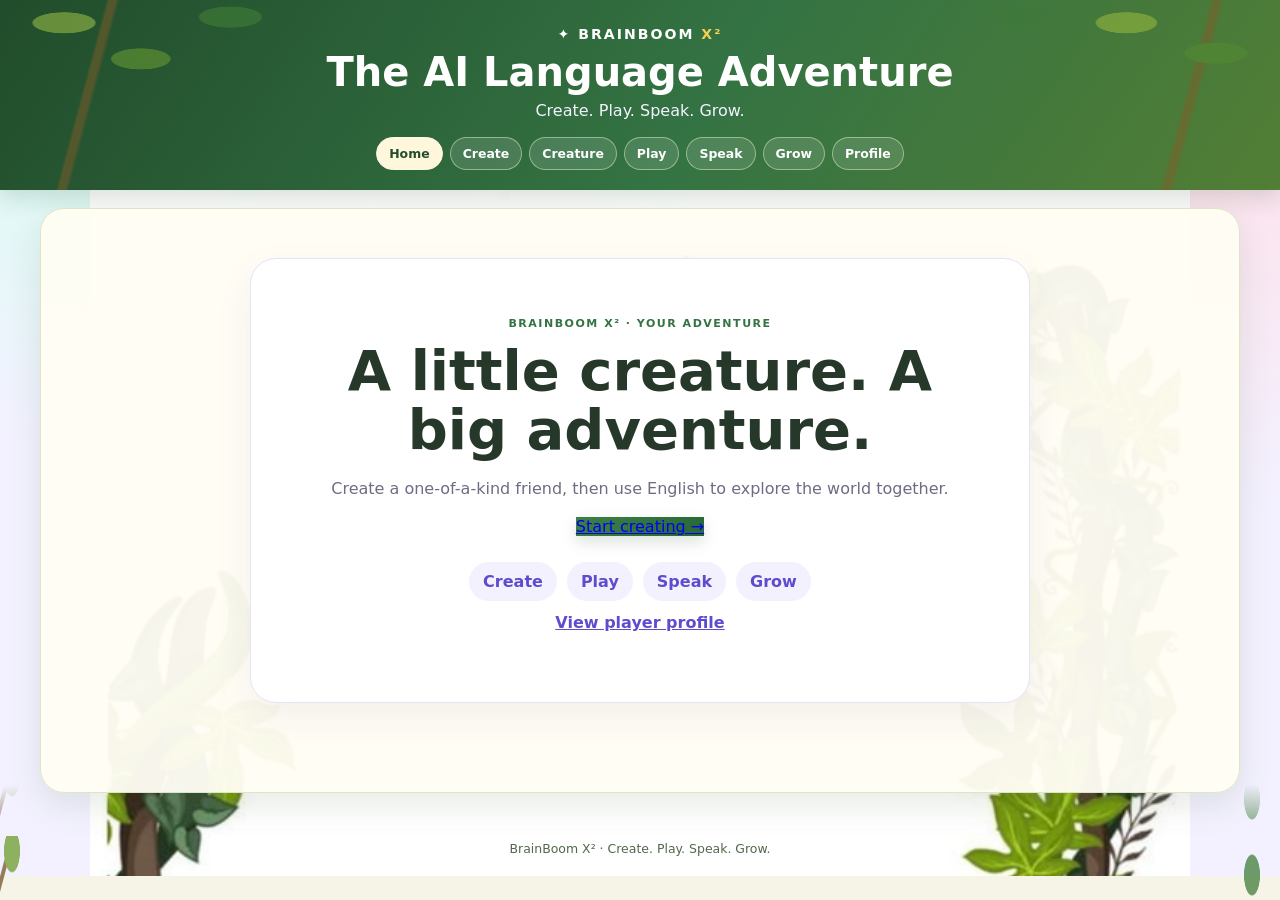
<file: index.html>
<!DOCTYPE html>
<html lang="en">
<head>
  <meta charset="utf-8" />
  <meta name="viewport" content="width=device-width,initial-scale=1" />
  <meta name="theme-color" content="#6757d9" />
  <meta name="description" content="BrainBoom X² — Create. Play. Speak. Grow." />
  <title>Home | BrainBoom X²</title>
  <link rel="stylesheet" href="style.css" />
</head><body><header>
  <div class="brand">✦ BRAINBOOM <strong>X²</strong></div>
  <h1>The AI Language Adventure</h1>
  <p class="tagline">Create. Play. Speak. Grow.</p>
  <nav class="journey" id="pageNav" aria-label="BrainBoom adventure"><a href="index.html" data-file="index.html">Home</a><a href="create.html" data-file="create.html">Create</a><a href="creature.html" data-file="creature.html">Creature</a><a href="play.html" data-file="play.html">Play</a><a href="speak.html" data-file="speak.html">Speak</a><a href="grow.html" data-file="grow.html">Grow</a><a href="profile.html" data-file="profile.html">Profile</a></nav>
</header><main class="screens physical-page page-home"><section class="home-card"><p class="eyebrow">BRAINBOOM X² · YOUR ADVENTURE</p><h2>A little creature. A big adventure.</h2><p>Create a one-of-a-kind friend, then use English to explore the world together.</p><a class="home-start" href="create.html">Start creating →</a><div class="home-steps"><span>Create</span><span>Play</span><span>Speak</span><span>Grow</span></div><a class="profile-shortcut" href="profile.html">View player profile</a></section></main><footer>BrainBoom X² · Create. Play. Speak. Grow.</footer><script src="pages.js"></script></body></html>
</file>
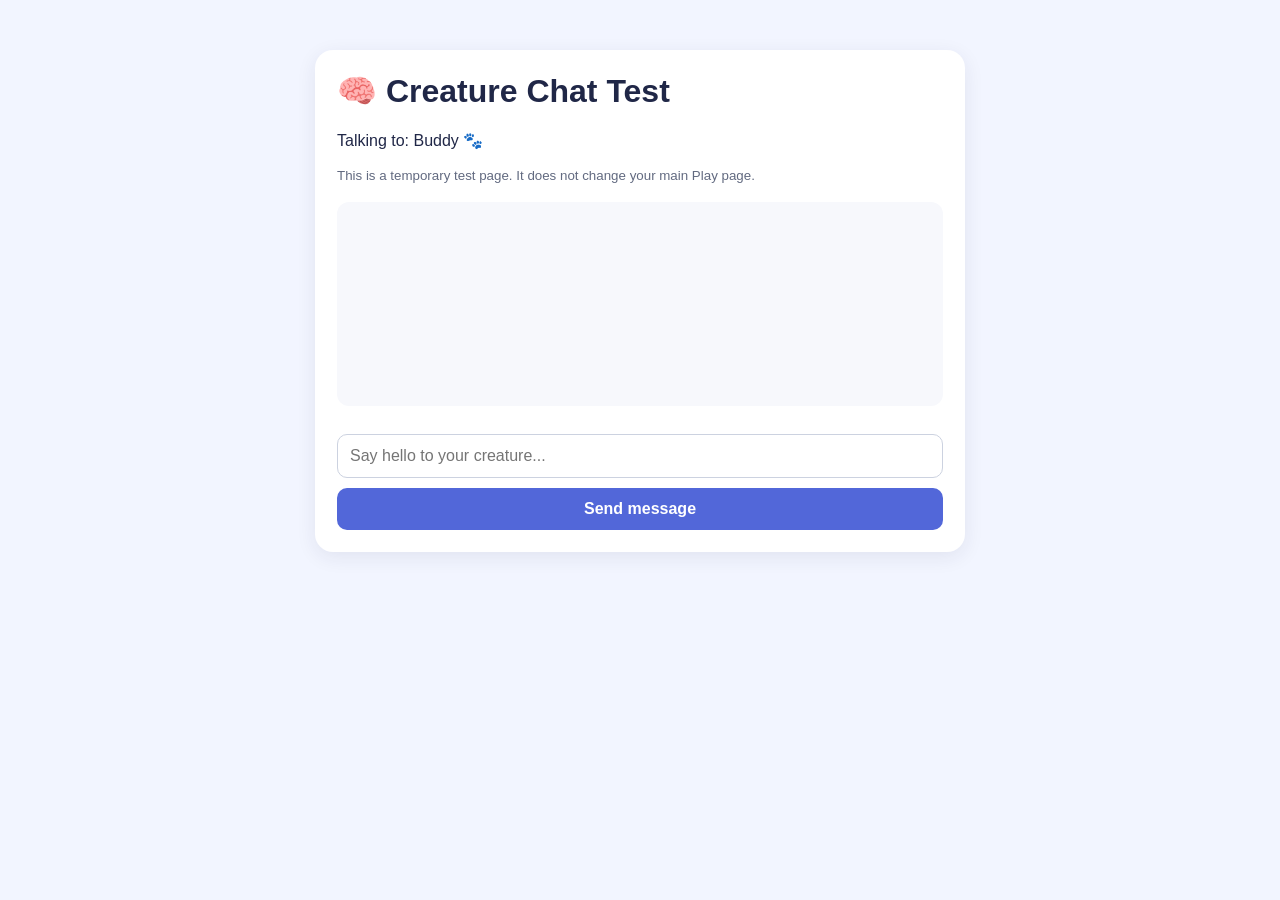
<file: chat-test.html>
<!DOCTYPE html>
<html lang="en">
<head>
  <meta charset="UTF-8">
  <meta name="viewport" content="width=device-width, initial-scale=1">
  <title>BrainBoom X³ — Creature Chat Test</title>
  <style>
    body {
      font-family: Arial, sans-serif;
      max-width: 650px;
      margin: 30px auto;
      padding: 20px;
      background: #f2f5ff;
      color: #202747;
    }
    .panel {
      background: white;
      padding: 22px;
      border-radius: 18px;
      box-shadow: 0 5px 20px #20274715;
    }
    h1 { margin-top: 0; }
    #conversation {
      min-height: 180px;
      max-height: 350px;
      overflow-y: auto;
      padding: 12px;
      background: #f7f8fc;
      border-radius: 12px;
      margin: 18px 0;
    }
    .message {
      padding: 10px 12px;
      margin: 8px 0;
      border-radius: 12px;
      white-space: pre-wrap;
      overflow-wrap: anywhere;
    }
    .pupil { background: #e2edff; }
    .creature { background: #e4f8e9; }
    .error { background: #ffe8e8; color: #8b2020; }
    input, button {
      box-sizing: border-box;
      width: 100%;
      padding: 12px;
      margin-top: 10px;
      border-radius: 10px;
      font-size: 16px;
    }
    input { border: 1px solid #ccd2e0; }
    button {
      border: 0;
      background: #5267d9;
      color: white;
      font-weight: bold;
      cursor: pointer;
    }
    button:disabled { opacity: .6; cursor: wait; }
    small { color: #626a80; }
  </style>
</head>
<body>
  <div class="panel">
    <h1>🧠 Creature Chat Test</h1>
    <p id="creatureInfo">Preparing your creature...</p>
    <small>This is a temporary test page. It does not change your main Play page.</small>

    <div id="conversation" aria-live="polite"></div>

    <form id="chatForm">
      <input
        id="messageInput"
        maxlength="500"
        placeholder="Say hello to your creature..."
        autocomplete="off"
        required
      >
      <button id="sendButton" type="submit">Send message</button>
    </form>
  </div>

  <script>
    const conversation = document.getElementById("conversation");
    const input = document.getElementById("messageInput");
    const button = document.getElementById("sendButton");
    const creatureInfo = document.getElementById("creatureInfo");

    let creature = {
      name: "Buddy",
      animal: "a friendly fantasy creature",
      personality: "friendly and curious"
    };

    try {
      const saved = JSON.parse(
        localStorage.getItem("bbx2-player-creatures") || "[]"
      );

      if (saved.length > 0) {
        creature = {
          name: saved[0].name || "Buddy",
          animal: saved[0].animal || "a friendly fantasy creature",
          personality: saved[0].personality || "friendly and curious"
        };
      }
    } catch (error) {
      console.warn("Could not load saved creature.", error);
    }

    creatureInfo.textContent =
      "Talking to: " + creature.name + " 🐾";

    function addMessage(speaker, text, type) {
      const item = document.createElement("div");
      item.className = "message " + type;

      const label = document.createElement("strong");
      label.textContent = speaker + ": ";

      item.appendChild(label);
      item.appendChild(document.createTextNode(text));
      conversation.appendChild(item);
      conversation.scrollTop = conversation.scrollHeight;
    }

    document.getElementById("chatForm").addEventListener(
      "submit",
      async function(event) {
        event.preventDefault();

        const message = input.value.trim();
        if (!message) return;

        addMessage("You", message, "pupil");
        input.value = "";
        button.disabled = true;
        button.textContent = "Thinking...";

        try {
          const response = await fetch("/api/creature-chat", {
            method: "POST",
            headers: {
              "Content-Type": "application/json"
            },
            body: JSON.stringify({
              message: message,
              creature: creature
            })
          });

          const data = await response.json();

          if (!response.ok) {
            throw new Error(
              data.error || "The chat request failed."
            );
          }

          addMessage(
            data.creature || creature.name,
            data.reply,
            "creature"
          );
        } catch (error) {
          addMessage(
            "Test error",
            error.message || "Something went wrong. Please try again.",
            "error"
          );
        } finally {
          button.disabled = false;
          button.textContent = "Send message";
          input.focus();
        }
      }
    );
  </script>
</body>
</html>
</file>
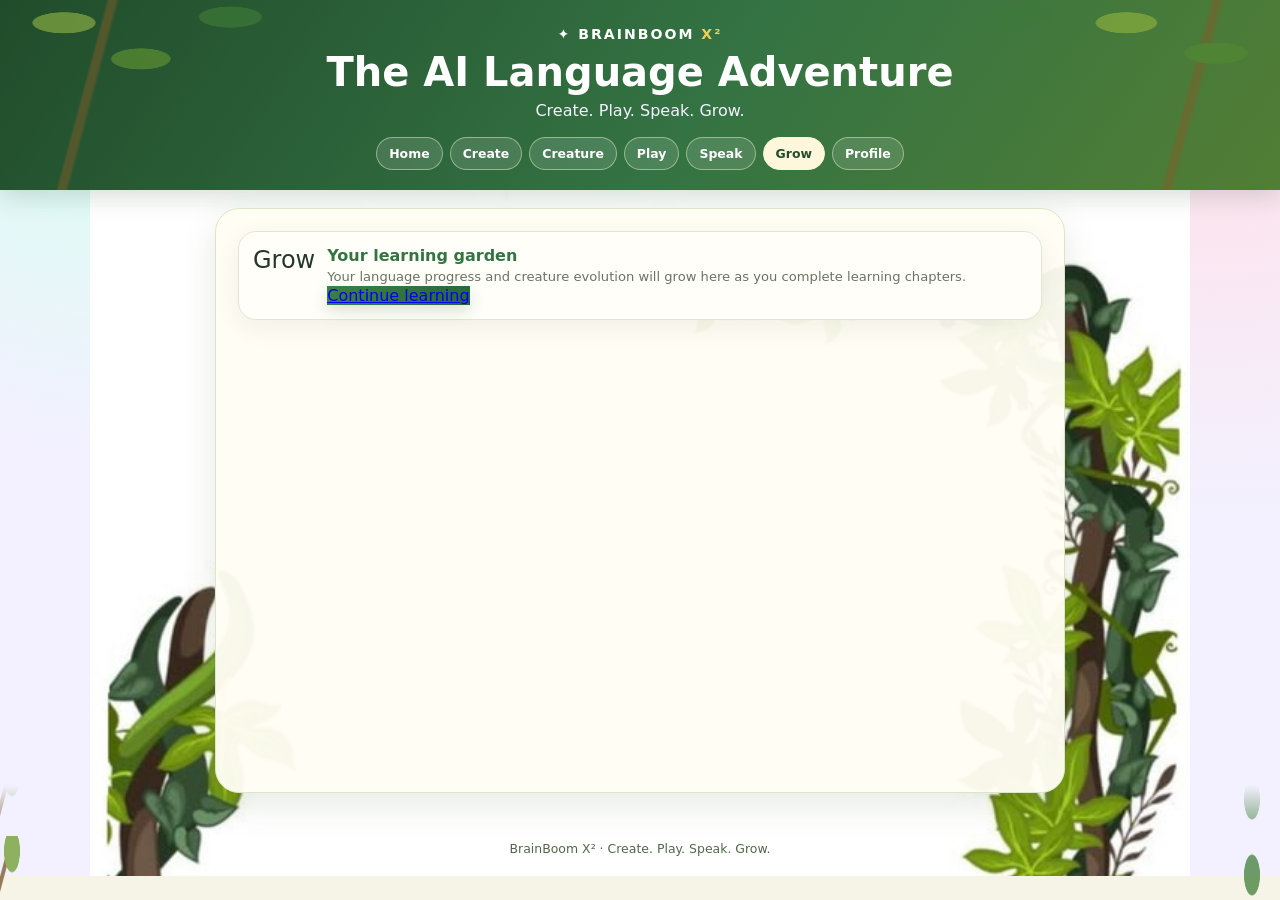
<file: grow.html>
<!DOCTYPE html>
<html lang="en">
<head>
  <meta charset="utf-8" />
  <meta name="viewport" content="width=device-width,initial-scale=1" />
  <meta name="theme-color" content="#6757d9" />
  <meta name="description" content="BrainBoom X² — Create. Play. Speak. Grow." />
  <title>Grow | BrainBoom X²</title>
  <link rel="stylesheet" href="style.css" />
</head><body><header>
  <div class="brand">✦ BRAINBOOM <strong>X²</strong></div>
  <h1>The AI Language Adventure</h1>
  <p class="tagline">Create. Play. Speak. Grow.</p>
  <nav class="journey" id="pageNav" aria-label="BrainBoom adventure"><a href="index.html" data-file="index.html">Home</a><a href="create.html" data-file="create.html">Create</a><a href="creature.html" data-file="creature.html">Creature</a><a href="play.html" data-file="play.html">Play</a><a href="speak.html" data-file="speak.html">Speak</a><a href="grow.html" data-file="grow.html">Grow</a><a href="profile.html" data-file="profile.html">Profile</a></nav>
</header><main class="screens physical-page page-grow"><section class="future-panel"><span>Grow</span><div><b>Your learning garden</b><p>Your language progress and creature evolution will grow here as you complete learning chapters.</p><a class="home-start" href="play.html">Continue learning</a></div></section></main><footer>BrainBoom X² · Create. Play. Speak. Grow.</footer><script src="pages.js"></script></body></html>
</file>
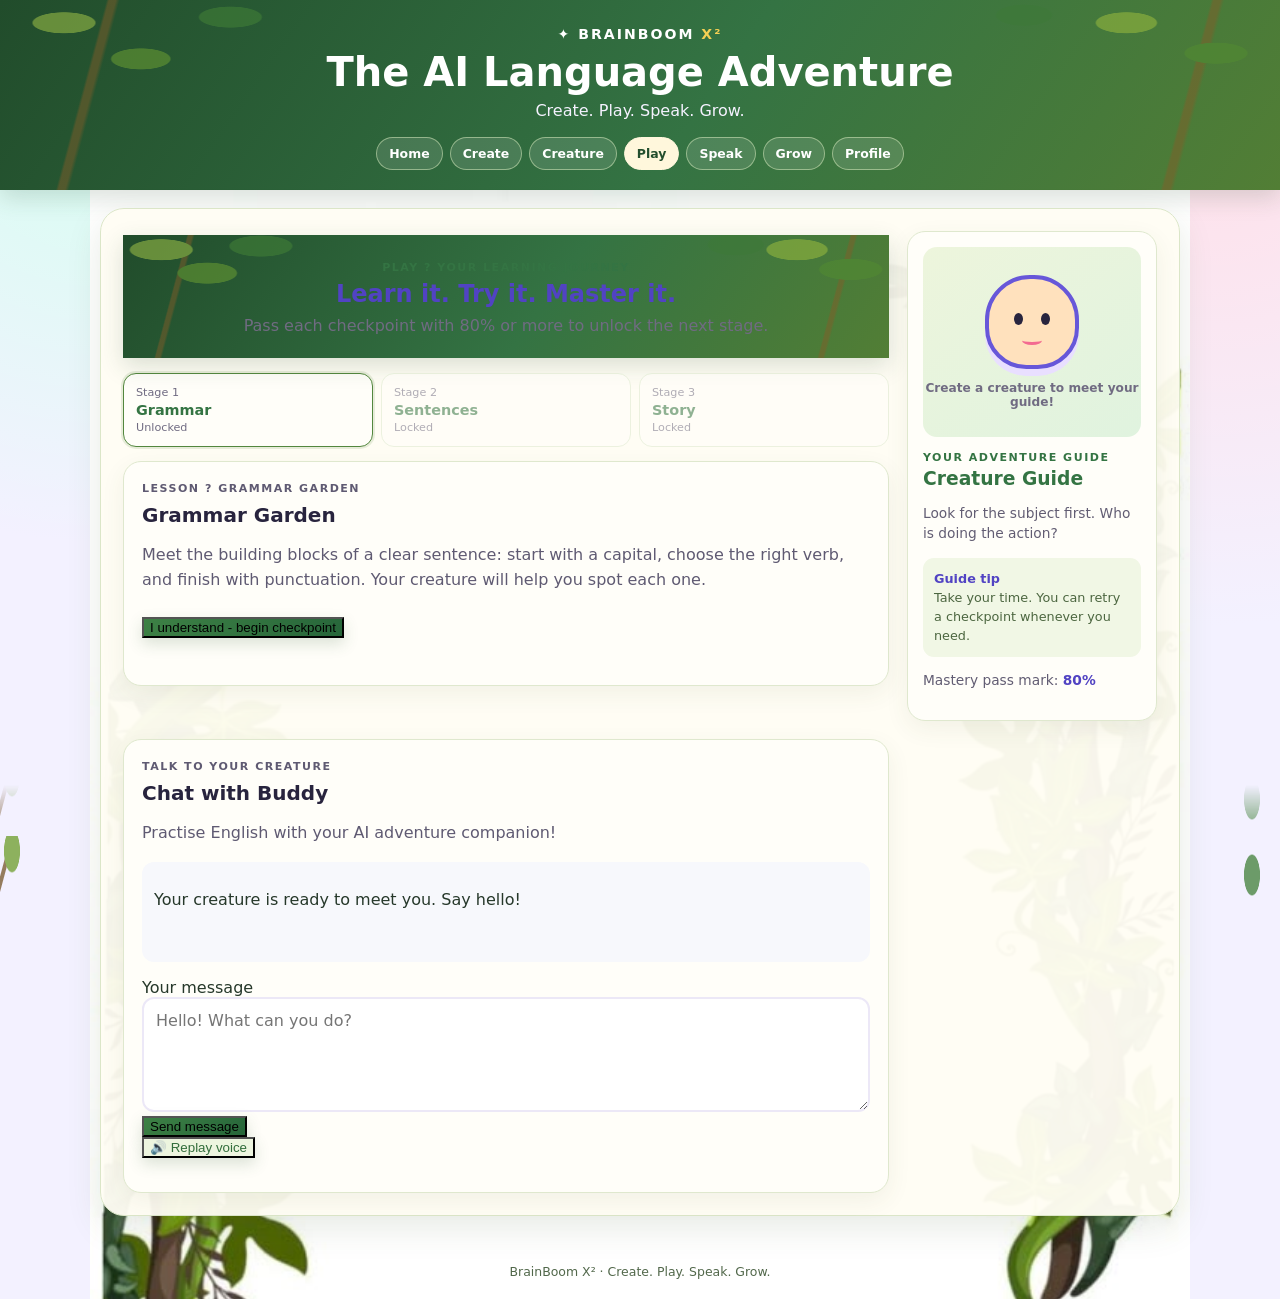
<file: play.html>
<!DOCTYPE html>
<html lang="en">
<head>
  <meta charset="utf-8" />
  <meta name="viewport" content="width=device-width,initial-scale=1" />
  <meta name="theme-color" content="#6757d9" />
  <meta name="description" content="BrainBoom X² — Create. Play. Speak. Grow." />
  <title>Play | BrainBoom X²</title>
  <link rel="stylesheet" href="style.css" />
</head><body><header>
  <div class="brand">✦ BRAINBOOM <strong>X²</strong></div>
  <h1>The AI Language Adventure</h1>
  <p class="tagline">Create. Play. Speak. Grow.</p>
  <nav class="journey" id="pageNav" aria-label="BrainBoom adventure"><a href="index.html" data-file="index.html">Home</a><a href="create.html" data-file="create.html">Create</a><a href="creature.html" data-file="creature.html">Creature</a><a href="play.html" data-file="play.html">Play</a><a href="speak.html" data-file="speak.html">Speak</a><a href="grow.html" data-file="grow.html">Grow</a><a href="profile.html" data-file="profile.html">Profile</a></nav>
</header><main class="screens physical-page page-play"><div id="learningJourney"></div></main><footer>BrainBoom X² · Create. Play. Speak. Grow.</footer><script src="pages.js"></script></body></html>
</file>
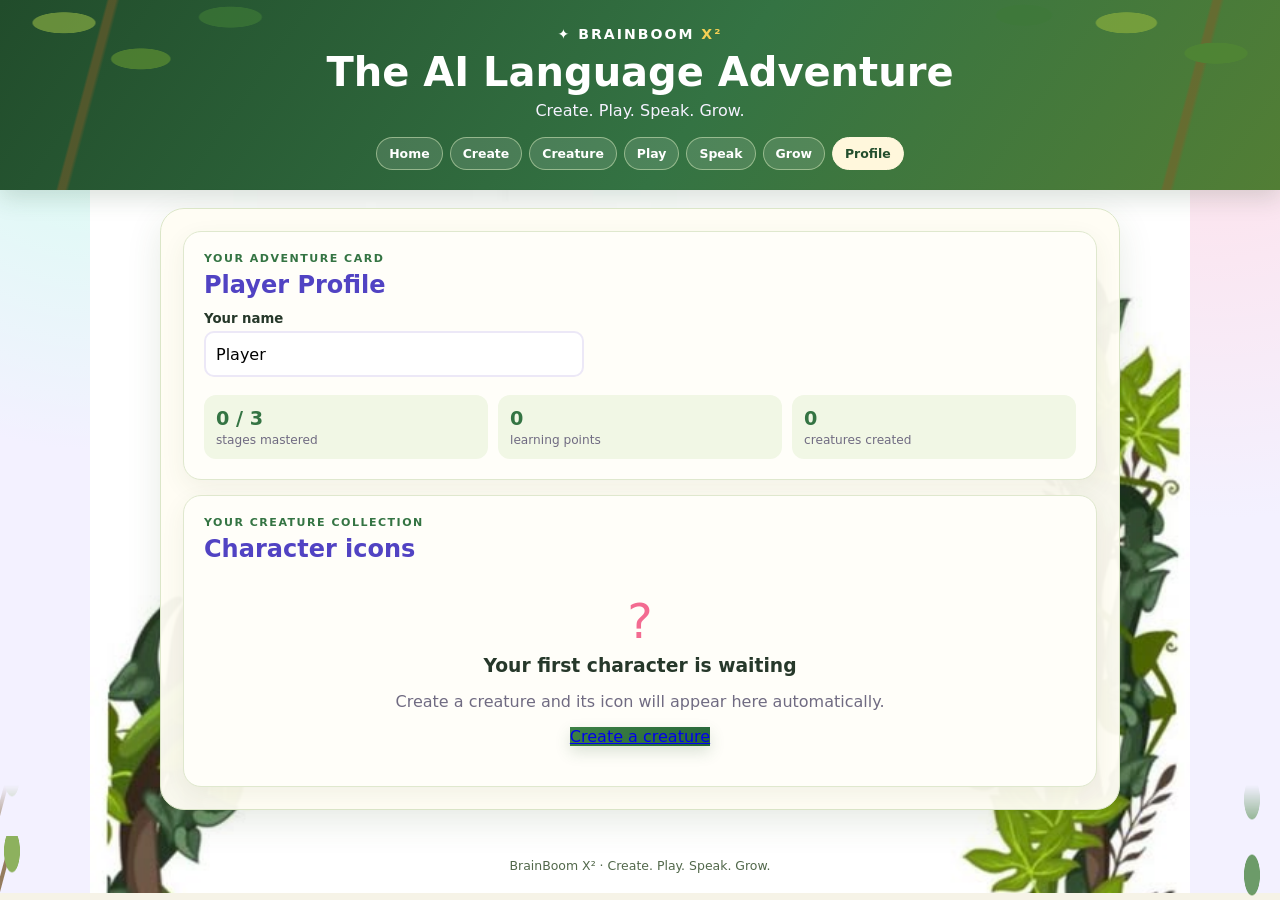
<file: profile.html>
<!DOCTYPE html>
<html lang="en">
<head>
  <meta charset="utf-8" />
  <meta name="viewport" content="width=device-width,initial-scale=1" />
  <meta name="theme-color" content="#6757d9" />
  <meta name="description" content="BrainBoom X² — Create. Play. Speak. Grow." />
  <title>Player Profile | BrainBoom X²</title>
  <link rel="stylesheet" href="style.css" />
</head><body><header>
  <div class="brand">✦ BRAINBOOM <strong>X²</strong></div>
  <h1>The AI Language Adventure</h1>
  <p class="tagline">Create. Play. Speak. Grow.</p>
  <nav class="journey" id="pageNav" aria-label="BrainBoom adventure"><a href="index.html" data-file="index.html">Home</a><a href="create.html" data-file="create.html">Create</a><a href="creature.html" data-file="creature.html">Creature</a><a href="play.html" data-file="play.html">Play</a><a href="speak.html" data-file="speak.html">Speak</a><a href="grow.html" data-file="grow.html">Grow</a><a href="profile.html" data-file="profile.html">Profile</a></nav>
</header><main class="screens physical-page page-profile"><div id="screen-profile"></div></main><footer>BrainBoom X² · Create. Play. Speak. Grow.</footer><script src="pages.js"></script></body></html>
</file>
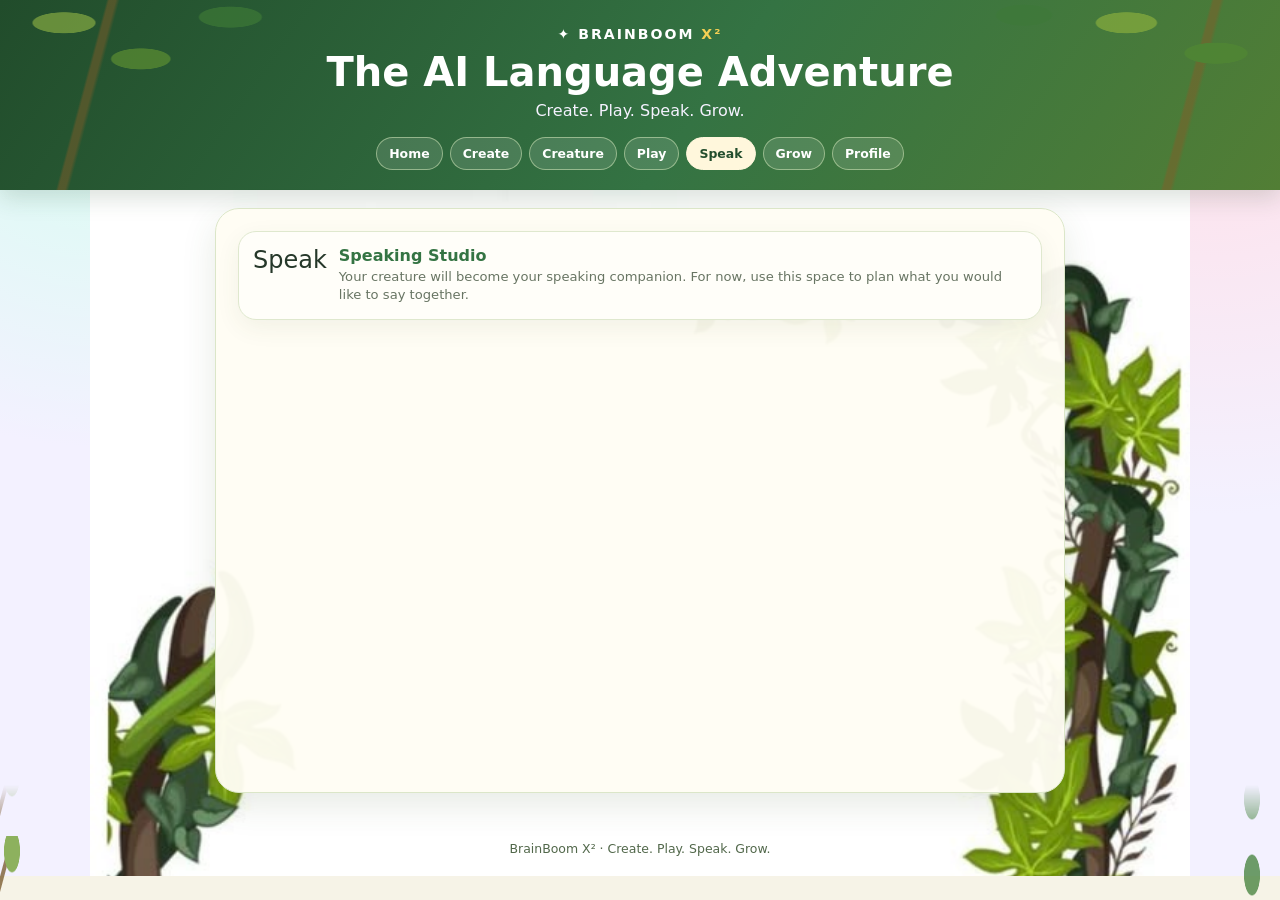
<file: speak.html>
<!DOCTYPE html>
<html lang="en">
<head>
  <meta charset="utf-8" />
  <meta name="viewport" content="width=device-width,initial-scale=1" />
  <meta name="theme-color" content="#6757d9" />
  <meta name="description" content="BrainBoom X² — Create. Play. Speak. Grow." />
  <title>Speak | BrainBoom X²</title>
  <link rel="stylesheet" href="style.css" />
</head><body><header>
  <div class="brand">✦ BRAINBOOM <strong>X²</strong></div>
  <h1>The AI Language Adventure</h1>
  <p class="tagline">Create. Play. Speak. Grow.</p>
  <nav class="journey" id="pageNav" aria-label="BrainBoom adventure"><a href="index.html" data-file="index.html">Home</a><a href="create.html" data-file="create.html">Create</a><a href="creature.html" data-file="creature.html">Creature</a><a href="play.html" data-file="play.html">Play</a><a href="speak.html" data-file="speak.html">Speak</a><a href="grow.html" data-file="grow.html">Grow</a><a href="profile.html" data-file="profile.html">Profile</a></nav>
</header><main class="screens physical-page page-speak"><section class="future-panel"><span>Speak</span><div><b>Speaking Studio</b><p>Your creature will become your speaking companion. For now, use this space to plan what you would like to say together.</p></div></section></main><footer>BrainBoom X² · Create. Play. Speak. Grow.</footer><script src="pages.js"></script></body></html>
</file>
<file: style.css>
:root{--purple:#6757d9;--pink:#ff6b8a;--ink:#28243e;--muted:#706b82;--paper:#fff}*{box-sizing:border-box}html{scroll-behavior:smooth}body{margin:0;font-family:Inter,ui-rounded,system-ui,-apple-system,"Segoe UI",sans-serif;color:var(--ink);background:radial-gradient(circle at 8% 5%,#d5fff0 0,transparent 28%),radial-gradient(circle at 95% 9%,#ffe0e9 0,transparent 30%),#f3f1ff}header{text-align:center;padding:26px 15px 20px;color:#fff;background:linear-gradient(125deg,#5143c3,#7565df 58%,#a08df1)}.brand{font-size:.88rem;font-weight:900;letter-spacing:2px}.brand strong{color:#ffdd71}h1{margin:8px 0 0;font-size:clamp(1.5rem,4vw,2.5rem);line-height:1.1}.tagline{margin:7px 0 17px;color:#f5f2ff}.journey{display:flex;justify-content:center;gap:7px;flex-wrap:wrap}.journey a{color:#fff;text-decoration:none;font-size:.78rem;font-weight:800;padding:8px 12px;border-radius:99px;background:#ffffff18;border:1px solid #ffffff55}.journey a.active{color:#584bc8;background:#fff}main{max-width:1450px;margin:auto;padding:22px;display:grid;grid-template-columns:minmax(0,1.45fr) minmax(320px,.8fr);gap:20px}.left-column,.right-column{display:flex;flex-direction:column;gap:15px;min-width:0}.intro-panel,.category,.whiteboard,.combo-result,.future-panel{background:var(--paper);border:1px solid #e7e2f7;border-radius:18px;box-shadow:0 8px 25px #382a810d}.intro-panel{padding:20px 22px}.eyebrow{margin:0 0 6px;color:var(--purple);font-size:.69rem;font-weight:900;letter-spacing:1.5px}.intro-panel h2{margin:0 0 6px;font-size:1.35rem}.intro-panel p:last-child{margin:0;color:var(--muted);line-height:1.5}.category{padding:14px}.category h2{margin:0 0 11px;padding-bottom:9px;border-bottom:1px dashed #e7e2f4;color:var(--purple);font-size:1.06rem}.hint{margin:-4px 0 10px;color:var(--muted);font-size:.8rem}.cards{display:grid;grid-template-columns:repeat(auto-fill,minmax(100px,1fr));gap:9px}.card{appearance:none;width:100%;min-width:0;min-height:130px;padding:0 0 8px;cursor:pointer;overflow:hidden;display:flex;flex-direction:column;align-items:center;background:#fbfaff;color:var(--ink);border:2px solid #eeeaf7;border-radius:13px;font:inherit;transition:.18s}.card img{width:100%;height:92px;object-fit:cover}.card span{padding:7px 3px 0;font-weight:750;font-size:.79rem;line-height:1.15;text-align:center}.card:hover{transform:translateY(-2px);box-shadow:0 7px 15px #392b8419}.card.selected{border-color:var(--pink);background:#fff3f6;box-shadow:0 0 0 3px #ff6b8a1c}.card:focus-visible,button:focus-visible,input:focus-visible,select:focus-visible,textarea:focus-visible{outline:3px solid #ffb84d;outline-offset:2px}.whiteboard,.combo-result{padding:17px}.whiteboard h2,.combo-result h3{margin:0 0 9px;color:var(--purple)}#instruction{white-space:pre-line;margin:0 0 10px;font-weight:650;line-height:1.45;color:#504c62}textarea{width:100%;min-height:115px;padding:12px;border:2px solid #ece8f7;border-radius:11px;font:inherit;resize:vertical}.controls,.create-actions{display:flex;gap:8px;margin-top:9px}.controls button,.create-actions button{flex:1;border:0;border-radius:10px;padding:12px;font:inherit;font-weight:800;color:#fff;cursor:pointer;min-height:46px}.primary{background:var(--purple)}.danger{background:#ef5350}.save{background:#39a77d}.profile-form{display:grid;gap:6px;margin:10px 0}.profile-form label{font-size:.78rem;font-weight:800;color:#514c65;margin-top:3px}.profile-form input,.profile-form select{width:100%;min-height:45px;padding:10px 11px;border:2px solid #ece8f7;border-radius:10px;background:#fff;font:inherit;color:var(--ink)}.selection-summary{margin:9px 0;color:#6a657d;background:#f8f6ff;border-radius:10px;padding:10px;font-size:.82rem;line-height:1.4}.create-actions button:disabled{opacity:.45;cursor:not-allowed}.combo-result{min-height:300px}#comboArea{min-height:185px;display:flex;flex-direction:column;align-items:center;justify-content:center;text-align:center}#comboImage{width:100%;max-width:520px;max-height:520px;object-fit:contain;border-radius:13px;border:1px solid #eeeaf7}.fun-message{margin:0;color:#a24d68;font-weight:650;line-height:1.45}.future-panel{display:flex;gap:12px;padding:14px;align-items:flex-start}.future-panel>span{font-size:1.5rem}.future-panel b{color:var(--purple)}.future-panel p{margin:3px 0 0;color:var(--muted);font-size:.82rem;line-height:1.4}footer{text-align:center;padding:20px;color:#77718c;font-size:.78rem}@media(max-width:900px){main{grid-template-columns:1fr;padding:14px}.right-column{order:-1}}@media(max-width:520px){header{padding:22px 10px 16px}.journey{gap:4px}.journey a{font-size:.69rem;padding:7px 9px}main{padding:10px;gap:11px}.intro-panel,.category,.whiteboard,.combo-result,.future-panel{border-radius:14px;padding:14px}.cards{grid-template-columns:repeat(2,minmax(0,1fr))}.card{min-height:140px}.card img{height:104px}.controls,.create-actions{flex-direction:column}.controls button,.create-actions button{width:100%}}
.play-grid{display:grid;grid-template-columns:minmax(0,1fr) 250px;gap:18px;align-items:start}.play-main{min-width:0}.play-heading{margin:4px 0 15px}.play-heading h2{margin:0 0 6px;color:#5143c3}.play-heading>p:last-child{margin:0;color:#706b82;line-height:1.5}.level-tabs{display:grid;grid-template-columns:repeat(3,minmax(0,1fr));gap:8px;margin-bottom:14px}.level-tab{display:flex;flex-direction:column;align-items:flex-start;gap:3px;padding:12px;border:1px solid #e7e2f7;border-radius:13px;background:#fff;color:#28243e;text-align:left;font:inherit}.level-tab:enabled{cursor:pointer}.level-tab.current{border-color:#6757d9;box-shadow:0 0 0 2px #6757d922}.level-tab:disabled{opacity:.55}.level-tab span,.level-tab small{font-size:.7rem;color:#706b82}.level-tab b{font-size:.9rem;color:#5143c3}.level-tab.passed b{color:#21815f}.lesson-card{padding:18px;background:#fff;border:1px solid #e7e2f7;border-radius:18px;box-shadow:0 8px 25px #382a810d}.lesson-card>h3{margin:2px 0 8px;font-size:1.25rem;color:#28243e}.lesson-card>p{color:#5f5a72;line-height:1.55}.lesson-card .instruction{padding:11px;border-radius:11px;background:#f8f6ff;color:#5143c3;font-weight:750}.begin-checkpoint{margin-top:8px}.quiz-list{display:grid;gap:9px;margin:15px 0}.quiz-question{margin:0;padding:12px;border:1px solid #ece8f7;border-radius:12px}.quiz-question legend{padding:0 4px;font-weight:800;font-size:.9rem}.quiz-question label{display:flex;gap:8px;align-items:flex-start;padding:7px 3px;font-size:.88rem;cursor:pointer}.quiz-question input{accent-color:#6757d9;margin-top:3px}.lesson-card textarea{width:100%;padding:12px;border:2px solid #ece8f7;border-radius:12px;font:inherit;resize:vertical}.rubric{padding-left:22px;color:#5f5a72;line-height:1.8;font-size:.86rem}.score-result{margin-top:15px;padding:14px;border-radius:13px;background:#effaf5;border:1px solid #c8ead9}.score-result h4{margin:0 0 5px;color:#21815f}.score-result p{margin:5px 0;color:#4f5c56;line-height:1.5}.score-result.retry-result{background:#fff5f1;border-color:#f2d2c3}.score-result.retry-result h4{color:#a54f36}.play-message{min-height:1.4em;margin:10px 0 0;color:#a24d68;font-weight:700;font-size:.88rem}.guide-card{position:sticky;top:84px;padding:15px;background:#fff;border:1px solid #e7e2f7;border-radius:18px;box-shadow:0 8px 25px #382a810d}.guide-avatar{height:190px;margin-bottom:14px;border-radius:14px;background:linear-gradient(145deg,#f5f1ff,#e8fff5);display:flex;flex-direction:column;align-items:center;justify-content:center;gap:12px;color:#706b82;font-size:.76rem;font-weight:750;text-align:center}.avatar-face{width:94px;height:94px;position:relative;border-radius:48% 48% 44% 44%;background:#ffe1bd;border:4px solid #6757d9;box-shadow:0 7px 0 #e9dfff}.avatar-face i{position:absolute;top:34px;width:9px;height:12px;border-radius:50%;background:#28243e}.avatar-face i:first-child{left:25px}.avatar-face i:nth-child(2){right:25px}.avatar-face b{position:absolute;left:33px;top:57px;width:20px;height:9px;border-bottom:3px solid #f36b91;border-radius:50%}.guide-card>.eyebrow{margin:0 0 4px}.guide-card h3{margin:0 0 6px;color:#5143c3}.guide-card>p:not(.eyebrow){font-size:.86rem;line-height:1.5;color:#625d73}.guide-tip{padding:11px;background:#f8f6ff;border-radius:11px;color:#625d73;font-size:.8rem;line-height:1.5}.guide-tip b{color:#5143c3}.guide-score{font-size:.78rem;color:#706b82}.guide-score strong{color:#5143c3}@media(max-width:780px){.play-grid{grid-template-columns:1fr}.guide-card{position:static;order:2}.guide-avatar{height:150px}.level-tabs{gap:5px}.level-tab{padding:9px 7px}.level-tab b{font-size:.8rem}.lesson-card{padding:14px}}@media(max-width:420px){.level-tab span,.level-tab small{font-size:.62rem}.quiz-question{padding:9px}.play-heading h2{font-size:1.35rem}}
.profile-heading,.profile-collection{padding:20px;background:#fff;border:1px solid #e7e2f7;border-radius:18px;box-shadow:0 8px 25px #382a810d}.profile-heading h2,.profile-collection h2{margin:0 0 10px;color:#5143c3}.profile-heading label{display:block;margin:12px 0 5px;font-size:.83rem;font-weight:800}.profile-heading input{width:100%;max-width:380px;height:46px;padding:10px;border:2px solid #ece8f7;border-radius:10px;font:inherit}.profile-stats{display:grid;grid-template-columns:repeat(3,1fr);gap:10px;margin-top:18px}.profile-stats div{display:flex;flex-direction:column;gap:3px;padding:12px;border-radius:12px;background:#f8f6ff}.profile-stats strong{font-size:1.2rem;color:#5143c3}.profile-stats span{font-size:.76rem;color:#706b82}.profile-collection{margin-top:15px}.player-creature-grid{display:grid;grid-template-columns:repeat(auto-fill,minmax(145px,1fr));gap:12px}.player-creature{padding:10px;border:1px solid #ece8f7;border-radius:14px;background:#fbfaff}.player-creature-icon{height:130px;display:flex;align-items:center;justify-content:center;overflow:hidden;border-radius:10px;background:linear-gradient(145deg,#f5f1ff,#e8fff5)}.player-creature-icon img{width:100%;height:100%;object-fit:cover}.player-creature-icon span{font-size:.8rem;color:#706b82}.player-creature h3{margin:9px 0 3px;color:#5143c3;font-size:.95rem}.player-creature p{margin:0;color:#706b82;font-size:.76rem}.empty-collection{text-align:center;padding:20px}.empty-collection>div{font-size:3rem;color:#f36b91}.empty-collection h3{margin:6px 0}.empty-collection p{color:#706b82}.screen#screen-profile{max-width:920px;margin:auto}@media(max-width:520px){.profile-heading,.profile-collection{padding:14px}.profile-stats{gap:6px}.profile-stats div{padding:9px 6px}.profile-stats span{font-size:.68rem}.player-creature-grid{grid-template-columns:repeat(2,minmax(0,1fr))}}
main.screens.physical-page{display:block;max-width:1200px;min-height:65vh}.physical-page{animation:page-arrive .22s ease-out}@keyframes page-arrive{from{opacity:.5;transform:translateY(5px)}to{opacity:1;transform:none}}.physical-page>.left-column{max-width:100%;display:flex;flex-direction:column;gap:15px}.page-creature{max-width:900px!important;margin:0 auto!important}.page-play{max-width:1080px!important;margin:0 auto!important}.page-profile{max-width:960px!important;margin:0 auto!important}.profile-shortcut{display:inline-block;margin:12px;color:#5d4cce;font-weight:800}.physical-page .home-card{max-width:780px;margin:3vh auto;padding:clamp(24px,6vw,58px);text-align:center;background:#fff;border:1px solid #e7e2f7;border-radius:26px;box-shadow:0 14px 38px #382a8110}.physical-page .home-card h2{font-size:clamp(2rem,6vw,3.5rem);line-height:1.05;margin:12px 0}.physical-page .home-card>p:not(.eyebrow){color:#706b82;line-height:1.6}.physical-page .home-steps{display:flex;justify-content:center;gap:10px;flex-wrap:wrap;margin-top:26px}.physical-page .home-steps span{padding:10px 14px;border-radius:99px;background:#f4f1ff;color:#5d4cce;font-weight:800}.page-speak,.page-grow{max-width:850px!important;margin:24px auto!important}.page-create #selectionSummary{margin:5px 0}.page-create>.left-column>.home-start{align-self:flex-start}@media(max-width:760px){header{padding:20px 10px 16px}.journey{display:grid;grid-template-columns:repeat(3,1fr);gap:6px}.journey a{padding:9px 5px;font-size:.75rem;text-align:center}.physical-page{padding:14px!important}.page-create .cards{grid-template-columns:repeat(2,minmax(0,1fr))}.page-create .card{min-height:136px}.page-create .card img{height:100px}}
:root{--purple:#347443;--pink:#e4a938;--ink:#25372a;--muted:#687563;--paper:#fffdf4}html{background:#f6f3e7}body{position:relative;isolation:isolate;color:#26382a;background:radial-gradient(ellipse at 50% 0%,#e8f2d4 0,transparent 46%),linear-gradient(180deg,#f3f5e8,#f8f5e9)}body:before{content:"";position:fixed;inset:0;z-index:-1;pointer-events:none;opacity:.76;background-image:radial-gradient(ellipse 25px 9px at 13px 11px,#74a82e 85%,transparent 92%),radial-gradient(ellipse 23px 9px at 39px 25px,#397b34 85%,transparent 92%),radial-gradient(ellipse 9px 24px at 12px 15px,#6d9d2c 85%,transparent 92%),radial-gradient(ellipse 9px 23px at 26px 39px,#42803a 85%,transparent 92%),linear-gradient(105deg,transparent 0 10px,#77572b 11px 14px,transparent 15px 100%);background-size:76px 54px,76px 54px,54px 76px,54px 76px,54px 76px;background-position:top left,top left,left top,right top,left top;background-repeat:repeat-x,repeat-x,repeat-y,repeat-y,repeat-y;mask-image:linear-gradient(to bottom,#000 0,#000 72px,transparent 125px,transparent calc(100% - 115px),#000 calc(100% - 65px),#000 100%)}header{position:relative;overflow:hidden;color:#fff;background:linear-gradient(125deg,#214c2b,#347343 55%,#527e35);box-shadow:0 8px 22px #294d302b}header:before{content:"";position:absolute;inset:0;pointer-events:none;opacity:.48;background:radial-gradient(ellipse 36px 12px at 5% 12%,#b2d34c 85%,transparent 90%),radial-gradient(ellipse 34px 12px at 11% 31%,#76a933 85%,transparent 90%),radial-gradient(ellipse 36px 12px at 18% 9%,#488838 85%,transparent 90%),radial-gradient(ellipse 35px 12px at 88% 12%,#a7c63f 85%,transparent 90%),radial-gradient(ellipse 36px 12px at 95% 28%,#548e30 85%,transparent 90%),radial-gradient(ellipse 32px 12px at 80% 8%,#3d7a37 85%,transparent 90%),linear-gradient(105deg,transparent 0 8%,#845d29 8.2% 8.7%,transparent 9% 91%,#845d29 91.2% 91.7%,transparent 92%)}header>*{position:relative;z-index:1}.brand strong{color:#f4cf53}.journey a{background:#ffffff20;border-color:#d7ebbd88}.journey a:hover{background:#ffffff38}.journey a.active{color:#234e2d;background:#fff7dc;border-color:#fff7dc}.physical-page{position:relative;z-index:1;background:rgba(255,253,244,.96)!important;border:1px solid #dbe6c8;border-radius:24px;box-shadow:0 12px 34px #405c3020;margin-top:18px!important;margin-bottom:28px!important}.intro-panel,.category,.whiteboard,.combo-result,.future-panel,.lesson-card,.guide-card,.profile-heading,.profile-collection{border-color:#dfe8ce;box-shadow:0 8px 24px #405c3012}.intro-panel,.category,.whiteboard,.combo-result,.future-panel,.lesson-card,.guide-card,.profile-heading,.profile-collection{background:#fffef9}.eyebrow,.category h2,.whiteboard h2,.combo-result h3{color:#347443}.category h2{border-bottom-color:#dce9c8}.card{background:#f8faef;border-color:#e2e9d6}.card:hover{border-color:#90b34c;box-shadow:0 8px 18px #486c2820}.card.selected{border-color:#e0a532;background:#fff6d9;box-shadow:0 0 0 3px #e4a9382a}.primary,.btn,.home-start{background:linear-gradient(135deg,#3d8145,#27663a);box-shadow:0 6px 15px #315f352c}.danger{background:#bf5140}.save{background:#348664}.secondary{background:#edf5df!important;color:#326d3b!important}.selection-summary,.summary,.guide-tip{background:#f1f7e5;color:#4c6640}.level-tab{border-color:#dce8ce;background:#fffef9}.level-tab.current{border-color:#53873e;box-shadow:0 0 0 2px #58894225}.level-tab b,.guide-card h3,.home-steps span{color:#347443}.level-tab.passed b,.score-result h4{color:#2c8855}.score-result{background:#eef8e9;border-color:#d0e5c6}.score-result.retry-result{background:#fff5e5;border-color:#efd8a8}.score-result.retry-result h4{color:#a76023}.guide-avatar{background:linear-gradient(145deg,#edf5dc,#e0f3df)}.home-steps span{background:#edf5df}.player-creature{background:#fbfcf3;border-color:#e0e8d3}.player-creature-icon{background:linear-gradient(145deg,#eff5df,#e2f3e4)}.profile-stats div{background:#f1f7e5}.profile-stats strong{color:#347443}.meter{background:#e6edda}.meter i{background:linear-gradient(90deg,#9bbf3d,#e4a938)}footer{color:#52684b}@media(max-width:760px){body:before{opacity:.55;background-size:62px 46px,62px 46px,46px 62px,46px 62px,46px 62px}header{box-shadow:0 5px 15px #294d3020}.physical-page{border-radius:17px;margin-top:10px!important;padding:13px!important}.journey a{background:#ffffff1c}.journey a.active{background:#fff7dc}}

/* Shared jungle frame: preserve its aspect ratio and keep it behind readable cards. */
body{background-image:url("imagesbbx/Jungle%20frame.jpg"),radial-gradient(circle at 8% 5%,#d5fff0 0,transparent 28%),radial-gradient(circle at 95% 9%,#ffe0e9 0,transparent 30%);background-size:min(100%,1100px) auto,auto,auto;background-position:center 165px,8% 5%,95% 9%;background-repeat:no-repeat,no-repeat,no-repeat;background-color:#f3f1ff}
</file>
